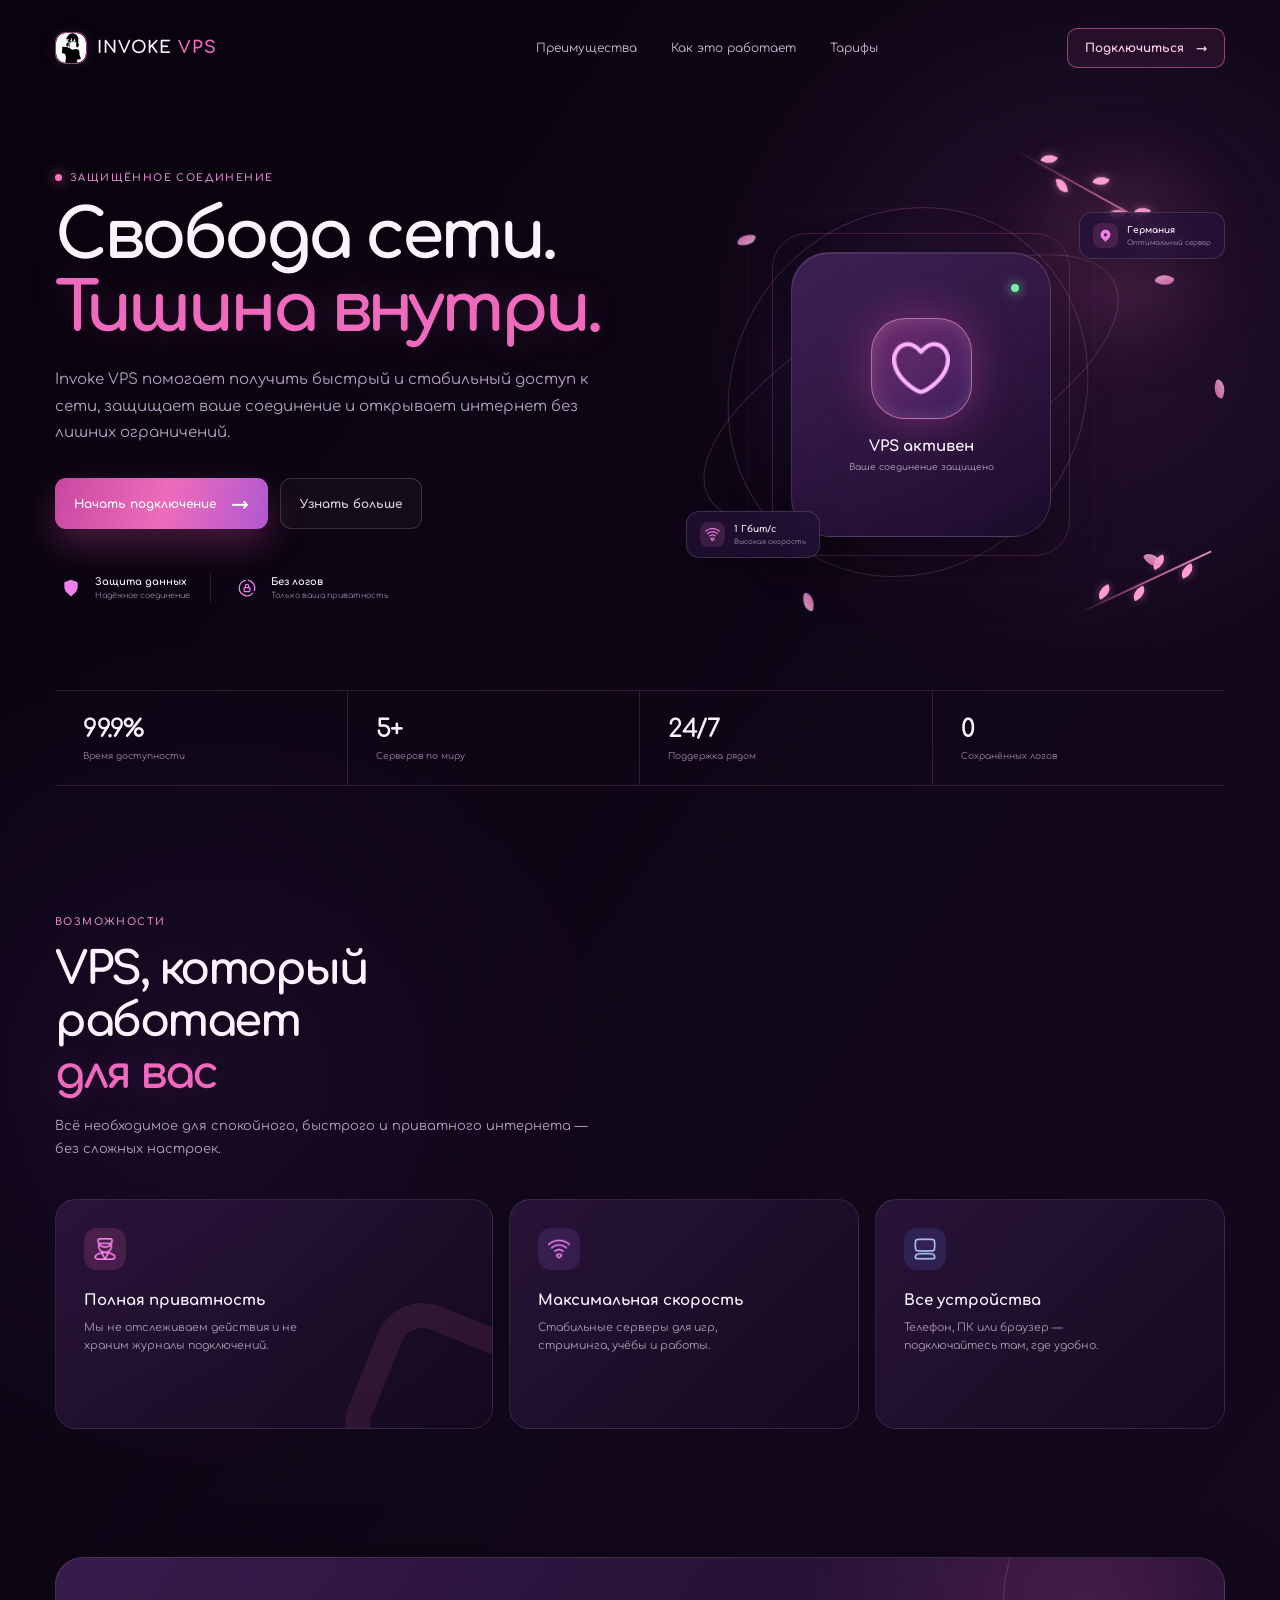
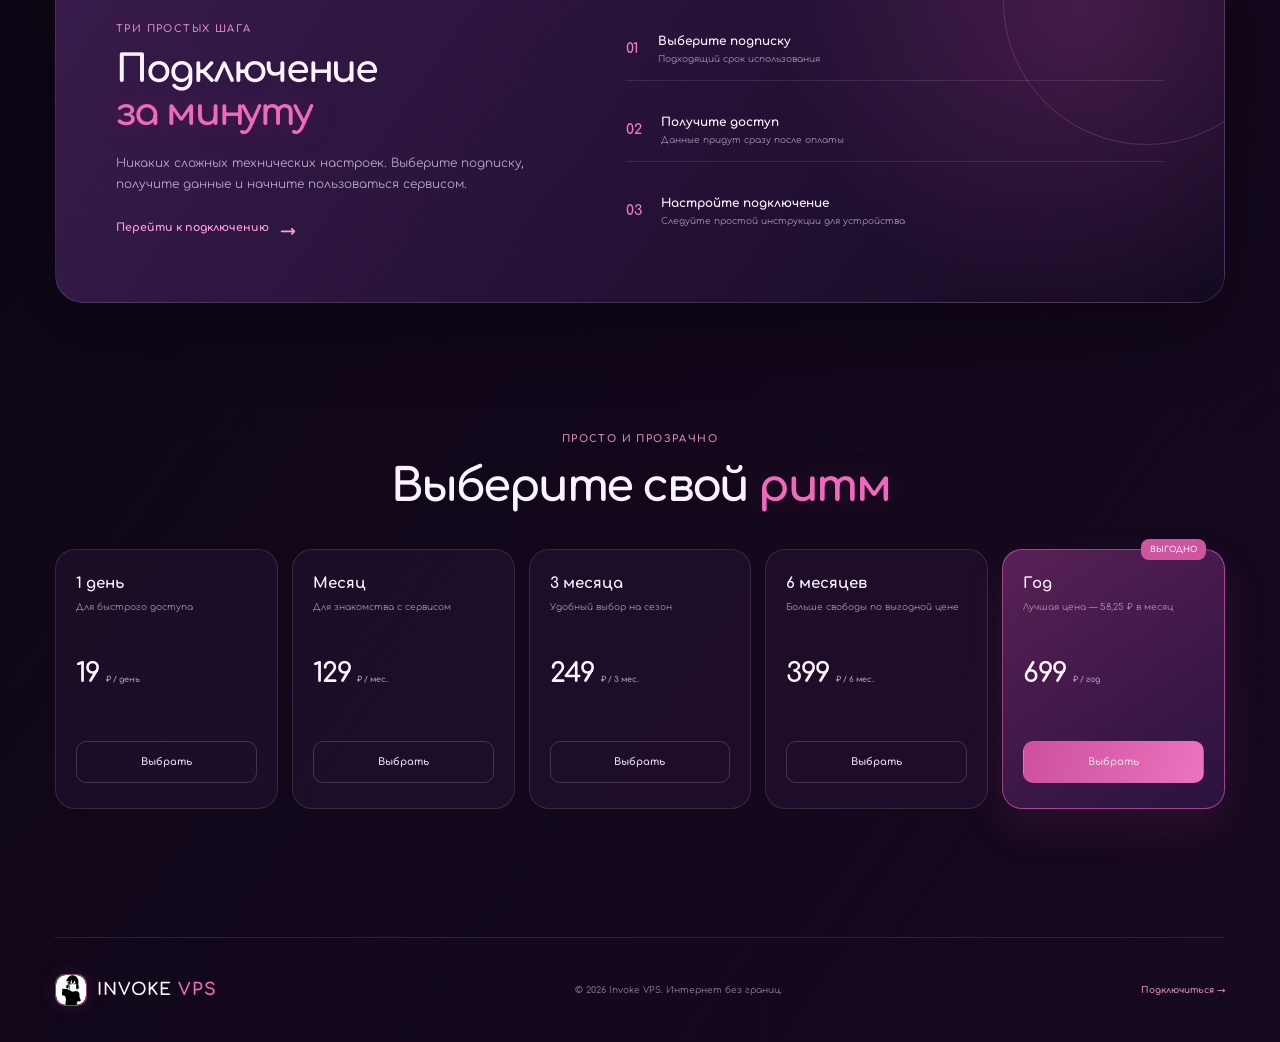
<file: index.html>
<!DOCTYPE html>
<html lang="ru">
<head>
  <meta charset="UTF-8">
  <meta name="viewport" content="width=device-width, initial-scale=1.0">
  <meta name="theme-color" content="#12091f">
  <meta
    name="description"
    content="Invoke VPS — быстрый, приватный и безопасный сервис доступа к серверам."
  >
  <title>Invoke VPS</title>
  <link rel="icon" type="image/png" sizes="32x32" href="assets/png/logo-32.png">

  <link rel="preconnect" href="https://fonts.googleapis.com">
  <link rel="preconnect" href="https://fonts.gstatic.com" crossorigin>
  <link
    href="https://fonts.googleapis.com/css2?family=Comfortaa:wght@400;500;600;700&display=swap"
    rel="stylesheet"
  >

  <link rel="stylesheet" href="css/style.css">
  <script src="js/app.js" defer></script>
</head>

<body>
  <div class="page-loader" id="pageLoader" aria-label="Загрузка сайта">
    <div class="loader-glow glow-one"></div>
    <div class="loader-glow glow-two"></div>

    <div class="loader-content">
      <div class="loader-mark">
        <span class="loader-ring"></span>

        <span class="loader-logo-wrapper">
          <img
            class="site-logo loader-logo"
            src="assets/png/logo.jpg"
            alt="Invoke VPS"
          >
        </span>
      </div>

      <p class="loader-title">
        INVOKE <span>VPS</span>
      </p>

      <div class="loader-line">
        <span></span>
      </div>

      <p class="loader-text">
      </p>
    </div>

    <div class="loader-petal petal-a"></div>
    <div class="loader-petal petal-b"></div>
    <div class="loader-petal petal-c"></div>
  </div>

  <div class="site-shell">
    <header class="header container">
      <a class="brand" href="index.html" aria-label="Invoke VPS — главная">
        <span class="brand-icon">
          <img
            class="site-logo"
            src="assets/png/logo.jpg"
            alt=""
          >
        </span>

        <span>
          INVOKE <b>VPS</b>
        </span>
      </a>

      <nav class="nav" aria-label="Основная навигация">
        <a href="#advantages">Преимущества</a>
        <a href="#how-it-works">Как это работает</a>
        <a href="#plans">Тарифы</a>
      </nav>

      <a class="header-action" href="connection/index.html">
        Подключиться
        <span aria-hidden="true">→</span>
      </a>
    </header>

    <main>
      <section class="hero container">
        <div class="hero-copy">
          <div class="eyebrow">
            <span class="eyebrow-dot"></span>
            ЗАЩИЩЁННОЕ СОЕДИНЕНИЕ
          </div>

          <h1>
            Свобода сети.<br>
            <span>Тишина внутри.</span>
          </h1>

          <p class="hero-description">
            Invoke VPS помогает получить быстрый и стабильный доступ к сети,
            защищает ваше соединение и открывает интернет без лишних ограничений.
          </p>

          <div class="hero-actions">
            <a class="button button-primary" href="connection/index.html">
              Начать подключение
              <span class="button-arrow" aria-hidden="true">→</span>
            </a>

            <a class="button button-ghost" href="#advantages">
              Узнать больше
            </a>
          </div>

          <div class="trust-row">
            <div class="trust-item">
              <span class="trust-icon">
                <img
                  src="assets/icons/shield.svg"
                  alt=""
                  aria-hidden="true"
                >
              </span>

              <span>
                <b>Защита данных</b>
                <small>Надёжное соединение</small>
              </span>
            </div>

            <div class="trust-divider"></div>

            <div class="trust-item">
              <span class="trust-icon">
                <img
                  src="assets/icons/privacy.svg"
                  alt=""
                  aria-hidden="true"
                >
              </span>

              <span>
                <b>Без логов</b>
                <small>Только ваша приватность</small>
              </span>
            </div>
          </div>
        </div>

        <div class="hero-visual" aria-hidden="true">
          <div class="ambient-orb orb-large"></div>
          <div class="ambient-orb orb-small"></div>

          <div class="orbit orbit-one"></div>
          <div class="orbit orbit-two"></div>

          <div class="sakura-branch branch-one">
            <i></i>
            <i></i>
            <i></i>
            <i></i>
            <i></i>
            <i></i>
          </div>

          <div class="sakura-branch branch-two">
            <i></i>
            <i></i>
            <i></i>
            <i></i>
          </div>

          <div class="shield-card">
            <div class="shield-pulse pulse-one"></div>
            <div class="shield-pulse pulse-two"></div>

            <div class="central-shield">
              <img
                src="assets/icons/online.png"
                alt=""
              >
            </div>

            <span class="status-dot"></span>

            <p>VPS активен</p>
            <small>Ваше соединение защищено</small>
          </div>

          <div class="floating-card location-card">
            <span class="mini-icon">
              <img
                src="assets/icons/location.svg"
                alt=""
              >
            </span>

            <span>
              <b>Германия</b>
              <small>Оптимальный сервер</small>
            </span>
          </div>

          <div class="floating-card speed-card">
            <span class="mini-icon">
              <img
                src="assets/icons/speed.png"
                alt=""
              >
            </span>

            <span>
              <b>1 Гбит/с</b>
              <small>Высокая скорость</small>
            </span>
          </div>

          <div class="petal petal-1"></div>
          <div class="petal petal-2"></div>
          <div class="petal petal-3"></div>
          <div class="petal petal-4"></div>
          <div class="petal petal-5"></div>
        </div>
      </section>

      <section class="metrics container" aria-label="Статистика Invoke VPS">
        <div class="metric">
          <strong>99.9%</strong>
          <span>Время доступности</span>
        </div>

        <div class="metric">
          <strong>5+</strong>
          <span>Серверов по миру</span>
        </div>

        <div class="metric">
          <strong>24/7</strong>
          <span>Поддержка рядом</span>
        </div>

        <div class="metric">
          <strong>0</strong>
          <span>Сохранённых логов</span>
        </div>
      </section>

      <section class="advantages container" id="advantages">
        <div class="section-heading">
          <span class="section-label">ВОЗМОЖНОСТИ</span>

          <h2>
            VPS, который работает<br>
            <span>для вас</span>
          </h2>

          <p>
            Всё необходимое для спокойного, быстрого и приватного интернета —
            без сложных настроек.
          </p>
        </div>

        <div class="feature-grid">
          <article class="feature-card feature-card-wide">
            <span class="feature-icon icon-pink">
              <img
                src="assets/icons/security.png"
                alt=""
              >
            </span>

            <h3>Полная приватность</h3>

            <p>
              Мы не отслеживаем действия и не храним журналы подключений.
            </p>

            <span class="card-art card-art-shield"></span>
          </article>

          <article class="feature-card">
            <span class="feature-icon icon-purple">
              <img
                src="assets/icons/speed.png"
                alt=""
              >
            </span>

            <h3>Максимальная скорость</h3>

            <p>
              Стабильные серверы для игр, стриминга, учёбы и работы.
            </p>
          </article>

          <article class="feature-card">
            <span class="feature-icon icon-blue">
              <img
                src="assets/icons/devices.png"
                alt=""
              >
            </span>

            <h3>Все устройства</h3>

            <p>
              Телефон, ПК или браузер — подключайтесь там, где удобно.
            </p>
          </article>
        </div>
      </section>

      <section class="how-it-works container" id="how-it-works">
        <div class="how-panel">
          <div class="how-copy">
            <span class="section-label">ТРИ ПРОСТЫХ ШАГА</span>

            <h2>
              Подключение<br>
              <span>за минуту</span>
            </h2>

            <p>
              Никаких сложных технических настроек. Выберите подписку,
              получите данные и начните пользоваться сервисом.
            </p>

            <a class="text-link" href="connection/index.html">
              Перейти к подключению
              <span>→</span>
            </a>
          </div>

          <ol class="steps">
            <li>
              <span class="step-number">01</span>

              <span>
                <b>Выберите подписку</b>
                <small>Подходящий срок использования</small>
              </span>
            </li>

            <li>
              <span class="step-number">02</span>

              <span>
                <b>Получите доступ</b>
                <small>Данные придут сразу после оплаты</small>
              </span>
            </li>

            <li>
              <span class="step-number">03</span>

              <span>
                <b>Настройте подключение</b>
                <small>Следуйте простой инструкции для устройства</small>
              </span>
            </li>
          </ol>
        </div>
      </section>

      <section class="plans container" id="plans">
        <div class="section-heading centered">
          <span class="section-label">ПРОСТО И ПРОЗРАЧНО</span>

          <h2>
            Выберите свой <span>ритм</span>
          </h2>
        </div>

        <div class="plan-grid">
          <article class="plan-card">
            <h3>1 день</h3>

            <p class="plan-note">
              Для быстрого доступа
            </p>

            <div class="price">
              19 <span>₽ / день</span>
            </div>

            <a href="connection/index.html?plan=day" class="plan-button">
              Выбрать
            </a>
          </article>

          <article class="plan-card">
            <h3>Месяц</h3>

            <p class="plan-note">
              Для знакомства с сервисом
            </p>

            <div class="price">
              129 <span>₽ / мес.</span>
            </div>

            <a href="connection/index.html?plan=month" class="plan-button">
              Выбрать
            </a>
          </article>

          <article class="plan-card">
            <h3>3 месяца</h3>

            <p class="plan-note">
              Удобный выбор на сезон
            </p>

            <div class="price">
              249 <span>₽ / 3 мес.</span>
            </div>

            <a href="connection/index.html?plan=three-months" class="plan-button">
              Выбрать
            </a>
          </article>

          <article class="plan-card">
            <h3>6 месяцев</h3>

            <p class="plan-note">
              Больше свободы по выгодной цене
            </p>

            <div class="price">
              399 <span>₽ / 6 мес.</span>
            </div>

            <a href="connection/index.html?plan=six-months" class="plan-button">
              Выбрать
            </a>
          </article>

          <article class="plan-card featured">
            <span class="plan-badge">ВЫГОДНО</span>

            <h3>Год</h3>

            <p class="plan-note">
              Лучшая цена — 58,25 ₽ в месяц
            </p>

            <div class="price">
              699 <span>₽ / год</span>
            </div>

            <a href="connection/index.html?plan=year" class="plan-button">
              Выбрать
            </a>
          </article>
        </div>
      </section>
    </main>

    <footer class="footer container">
      <a class="brand" href="index.html" aria-label="Invoke VPS — главная">
        <span class="brand-icon">
          <img
            class="site-logo"
            src="assets/png/logo.jpg"
            alt=""
          >
        </span>

        <span>
          INVOKE <b>VPS</b>
        </span>
      </a>

      <p>
        © 2026 Invoke VPS. Интернет без границ.
      </p>

      <a href="connection/index.html">
        Подключиться →
      </a>
    </footer>
  </div>
</body>
</html>
</file>
<file: css/style.css>
:root {
  --bg: #100718;
  --bg-deep: #08030e;
  --surface: rgba(36, 17, 54, 0.72);
  --surface-light: rgba(66, 35, 88, 0.42);
  --text: #fbf4ff;
  --muted: #afa0bd;
  --pink: #ef69bc;
  --pink-bright: #ff88d0;
  --violet: #9d68e6;
  --line: rgba(255, 221, 251, 0.12);
  --shadow: 0 24px 70px rgba(0, 0, 0, 0.38);
}

* {
  box-sizing: border-box;
}

html {
  scroll-behavior: smooth;
}

body {
  min-width: 320px;
  margin: 0;
  overflow-x: hidden;
  color: var(--text);
  font-family: "Comfortaa", sans-serif;
  background:
    radial-gradient(circle at 84% 12%, rgba(143, 58, 147, 0.2), transparent 24rem),
    radial-gradient(circle at 14% 40%, rgba(100, 46, 155, 0.13), transparent 26rem),
    linear-gradient(125deg, var(--bg-deep), var(--bg) 48%, #160920);
}

a {
  color: inherit;
  text-decoration: none;
}

button,
input,
select {
  font: inherit;
}

img {
  display: block;
  max-width: 100%;
}

.site-shell {
  position: relative;
  overflow: hidden;
}

.container {
  width: min(1170px, calc(100% - 48px));
  margin: 0 auto;
}

.site-logo {
  width: 100%;
  height: 100%;
  border-radius: inherit;
  object-fit: cover;
}

.page-loader {
  position: fixed;
  inset: 0;
  z-index: 1000;
  display: grid;
  place-items: center;
  overflow: hidden;
  background: radial-gradient(circle at center, #2a123b 0%, #12071e 42%, #07020c 100%);
  transition: opacity 0.7s ease, visibility 0.7s ease;
}

.page-loader.is-hidden {
  visibility: hidden;
  pointer-events: none;
  opacity: 0;
}

.loader-content {
  position: relative;
  z-index: 2;
  display: flex;
  flex-direction: column;
  align-items: center;
}

.loader-mark {
  position: relative;
  display: grid;
  width: 105px;
  height: 105px;
  place-items: center;
}

.loader-ring {
  width: 100%;
  height: 100%;
  border: 2px solid rgba(244, 130, 202, 0.2);
  border-top-color: var(--pink);
  border-right-color: #ad72f1;
  border-radius: 50%;
  animation: spin 1.2s linear infinite;
}

.loader-logo-wrapper {
  position: absolute;
  display: grid;
  width: 58px;
  height: 58px;
  overflow: hidden;
  border-radius: 20px;
  background: linear-gradient(135deg, rgba(246, 94, 186, 0.45), rgba(120, 72, 210, 0.42));
  box-shadow: 0 0 38px rgba(235, 98, 191, 0.55);
  place-items: center;
}

.loader-logo {
  width: 100%;
  height: 100%;
  border-radius: 20px;
  object-fit: cover;
}

.loader-title {
  margin: 25px 0 16px;
  font-size: 18px;
  font-weight: 700;
  letter-spacing: 0.18em;
}

.loader-title span {
  color: var(--pink);
}

.loader-line {
  width: 210px;
  height: 3px;
  overflow: hidden;
  border-radius: 6px;
  background: rgba(255, 255, 255, 0.1);
}

.loader-line span {
  display: block;
  width: 45%;
  height: 100%;
  border-radius: inherit;
  background: linear-gradient(90deg, #b467ee, #ff85ce);
  animation: loading 1.25s ease-in-out infinite;
}

.loader-text {
  margin: 14px 0 0;
  color: #c8b4d1;
  font-size: 11px;
  letter-spacing: 0.07em;
}

.loader-glow {
  position: absolute;
  width: 35vw;
  aspect-ratio: 1;
  border-radius: 50%;
  filter: blur(60px);
  opacity: 0.28;
}

.glow-one {
  top: -12%;
  left: -8%;
  background: #ad53d3;
}

.glow-two {
  right: -10%;
  bottom: -18%;
  background: #fa70bd;
}

.loader-petal,
.petal {
  position: absolute;
  width: 17px;
  height: 12px;
  border-radius: 90% 15% 90% 15%;
  background: linear-gradient(135deg, #ffd0ec, #ed63b7);
  opacity: 0.7;
}

.petal-a {
  top: 18%;
  left: 18%;
  animation: float 4s infinite alternate;
}

.petal-b {
  top: 28%;
  right: 17%;
  transform: rotate(72deg);
  animation: float 5s 1s infinite alternate;
}

.petal-c {
  bottom: 18%;
  left: 31%;
  transform: rotate(145deg);
  animation: float 4.5s 0.4s infinite alternate;
}

.header {
  position: relative;
  z-index: 10;
  display: flex;
  height: 95px;
  align-items: center;
  justify-content: space-between;
}

.brand {
  display: inline-flex;
  align-items: center;
  gap: 10px;
  font-size: 17px;
  font-weight: 700;
  letter-spacing: 0.05em;
}

.brand b {
  color: var(--pink);
  font-weight: 700;
}

.brand-icon {
  display: grid;
  width: 32px;
  height: 32px;
  overflow: hidden;
  border: 1px solid rgba(247, 131, 206, 0.5);
  border-radius: 10px;
  background: rgba(244, 102, 188, 0.08);
  box-shadow: 0 0 18px rgba(239, 105, 188, 0.12);
  place-items: center;
}

.nav {
  display: flex;
  gap: 34px;
  align-items: center;
  margin-left: 130px;
}

.nav a {
  color: #c7b8cf;
  font-size: 12px;
  transition: color 0.2s ease;
}

.nav a:hover {
  color: #ffffff;
}

.header-action {
  display: inline-flex;
  gap: 12px;
  align-items: center;
  padding: 12px 17px;
  border: 1px solid rgba(239, 105, 188, 0.55);
  border-radius: 10px;
  color: #ffd3ec;
  background: rgba(239, 105, 188, 0.08);
  font-size: 12px;
  font-weight: 700;
  transition: 0.25s ease;
}

.header-action:hover {
  transform: translateY(-2px);
  box-shadow: 0 9px 25px rgba(239, 105, 188, 0.18);
}

.hero {
  display: grid;
  min-height: 595px;
  grid-template-columns: 1fr 0.93fr;
  gap: 40px;
  align-items: center;
  padding: 52px 0 62px;
}

.eyebrow,
.section-label {
  color: #d985c0;
  font-size: 10px;
  font-weight: 700;
  letter-spacing: 0.14em;
}

.eyebrow {
  display: flex;
  gap: 8px;
  align-items: center;
}

.eyebrow-dot {
  width: 7px;
  height: 7px;
  border-radius: 50%;
  background: #ff72c0;
  box-shadow: 0 0 13px #ff72c0;
}

h1,
h2,
h3,
p {
  margin-top: 0;
}

h1 {
  margin: 17px 0 21px;
  font-size: clamp(40px, 5.3vw, 68px);
  line-height: 1.08;
  letter-spacing: -0.06em;
}

h1 span,
h2 span {
  color: var(--pink);
  text-shadow: 0 0 35px rgba(239, 105, 188, 0.22);
}

.hero-description {
  max-width: 535px;
  color: var(--muted);
  font-size: 15px;
  line-height: 1.75;
}

.hero-actions {
  display: flex;
  flex-wrap: wrap;
  gap: 12px;
  margin-top: 32px;
}

.button {
  display: inline-flex;
  min-height: 51px;
  gap: 15px;
  align-items: center;
  justify-content: center;
  padding: 0 19px;
  border-radius: 11px;
  font-size: 12px;
  font-weight: 700;
  transition: transform 0.25s ease, box-shadow 0.25s ease, background 0.25s ease;
}

.button:hover {
  transform: translateY(-3px);
}

.button-primary {
  color: #ffffff;
  background: linear-gradient(105deg, #c848a1, #ed6cbb 52%, #b158d2);
  box-shadow: 0 15px 35px rgba(233, 82, 176, 0.28);
}

.button-primary:hover {
  box-shadow: 0 18px 40px rgba(233, 82, 176, 0.42);
}

.button-arrow {
  font-size: 19px;
  line-height: 0;
}

.button-ghost {
  border: 1px solid rgba(255, 255, 255, 0.15);
  color: #dbd0e2;
  background: rgba(255, 255, 255, 0.03);
}

.button-ghost:hover {
  background: rgba(255, 255, 255, 0.08);
}

.trust-row {
  display: flex;
  gap: 20px;
  align-items: center;
  margin-top: 43px;
}

.trust-item {
  display: flex;
  gap: 9px;
  align-items: center;
}

.trust-icon {
  display: grid;
  width: 31px;
  height: 31px;
  place-items: center;
}

.trust-icon img {
  width: 20px;
  height: 20px;
  object-fit: contain;
  filter: brightness(0) saturate(100%) invert(65%) sepia(18%) saturate(1656%) hue-rotate(245deg) brightness(97%) contrast(94%);
}

.trust-item b,
.trust-item small {
  display: block;
}

.trust-item b {
  font-size: 10px;
}

.trust-item small {
  margin-top: 4px;
  color: #8f809c;
  font-size: 8px;
}

.trust-divider {
  width: 1px;
  height: 29px;
  background: var(--line);
}

.hero-visual {
  position: relative;
  min-height: 480px;
  isolation: isolate;
}

.ambient-orb {
  position: absolute;
  border-radius: 50%;
  filter: blur(2px);
}

.orb-large {
  top: 55px;
  left: 55px;
  width: 365px;
  height: 365px;
  background: radial-gradient(circle, rgba(199, 77, 178, 0.24), rgba(119, 62, 179, 0.08) 46%, transparent 70%);
}

.orb-small {
  top: 22px;
  right: 20px;
  width: 160px;
  height: 160px;
  background: rgba(229, 106, 190, 0.15);
  filter: blur(34px);
}

.orbit {
  position: absolute;
  border: 1px solid rgba(245, 148, 214, 0.2);
  border-radius: 50%;
  transform: rotate(-28deg);
}

.orbit-one {
  top: 150px;
  left: 1px;
  width: 460px;
  height: 182px;
}

.orbit-two {
  top: 54px;
  left: 53px;
  width: 350px;
  height: 380px;
  transform: rotate(36deg);
}

.shield-card {
  position: absolute;
  z-index: 2;
  top: 104px;
  left: 111px;
  display: flex;
  width: 260px;
  height: 285px;
  flex-direction: column;
  align-items: center;
  justify-content: center;
  border: 1px solid rgba(255, 230, 253, 0.15);
  border-radius: 38px;
  background: linear-gradient(145deg, rgba(73, 38, 98, 0.78), rgba(28, 12, 43, 0.88));
  box-shadow: 0 25px 60px rgba(0, 0, 0, 0.32), inset 0 1px rgba(255, 255, 255, 0.1);
  backdrop-filter: blur(13px);
}

.central-shield {
  position: relative;
  z-index: 2;
  display: grid;
  width: 101px;
  height: 101px;
  overflow: hidden;
  border: 1px solid rgba(255, 154, 216, 0.6);
  border-radius: 34px;
  background: linear-gradient(145deg, rgba(224, 84, 180, 0.32), rgba(102, 59, 181, 0.22));
  box-shadow: 0 0 44px rgba(230, 78, 181, 0.34), inset 0 0 18px rgba(255, 202, 236, 0.18);
  place-items: center;
}

.central-shield img {
  width: 58px;
  height: 58px;
  object-fit: contain;
  filter: brightness(0) saturate(100%) invert(85%) sepia(23%) saturate(1166%) hue-rotate(274deg) brightness(108%) contrast(101%);
}

.shield-card p {
  position: relative;
  z-index: 2;
  margin: 19px 0 7px;
  font-size: 15px;
  font-weight: 700;
}

.shield-card small {
  position: relative;
  z-index: 2;
  color: #b3a0bd;
  font-size: 9px;
}

.status-dot {
  position: absolute;
  top: 31px;
  right: 31px;
  width: 8px;
  height: 8px;
  border-radius: 50%;
  background: #74efaa;
  box-shadow: 0 0 11px #74efaa;
}

.shield-pulse {
  position: absolute;
  border: 1px solid rgba(235, 106, 197, 0.2);
  border-radius: 35px;
}

.pulse-one {
  inset: -20px;
  animation: pulse 3s ease-out infinite;
}

.pulse-two {
  inset: -45px;
  opacity: 0.2;
  animation: pulse 3s 1.1s ease-out infinite;
}

.floating-card {
  position: absolute;
  z-index: 3;
  display: flex;
  gap: 9px;
  align-items: center;
  padding: 10px 13px;
  border: 1px solid rgba(255, 255, 255, 0.14);
  border-radius: 13px;
  background: rgba(35, 17, 54, 0.78);
  box-shadow: 0 12px 30px rgba(0, 0, 0, 0.25);
  backdrop-filter: blur(10px);
}

.floating-card b,
.floating-card small {
  display: block;
}

.floating-card b {
  font-size: 9px;
}

.floating-card small {
  margin-top: 4px;
  color: #9e8fab;
  font-size: 7px;
}

.mini-icon {
  display: grid;
  width: 25px;
  height: 25px;
  border-radius: 8px;
  background: rgba(240, 113, 193, 0.15);
  place-items: center;
}

.mini-icon img {
  width: 15px;
  height: 15px;
  object-fit: contain;
  filter: brightness(0) saturate(100%) invert(72%) sepia(26%) saturate(1555%) hue-rotate(276deg) brightness(103%) contrast(89%);
}

.location-card {
  top: 64px;
  right: 0;
}

.speed-card {
  bottom: 70px;
  left: 6px;
}

.sakura-branch {
  position: absolute;
  z-index: 3;
  height: 2px;
  border-radius: 5px;
  background: linear-gradient(90deg, transparent, #a85584, #e18db5);
  transform-origin: left center;
}

.branch-one {
  top: 2px;
  right: 18px;
  width: 190px;
  transform: rotate(29deg);
}

.branch-two {
  right: 0;
  bottom: 13px;
  width: 148px;
  transform: rotate(-25deg);
}

.sakura-branch i {
  position: absolute;
  width: 14px;
  height: 11px;
  border-radius: 100% 10% 100% 10%;
  background: #ff9ed1;
  box-shadow: 0 0 9px rgba(255, 140, 203, 0.5);
}

.branch-one i:nth-child(1) {
  top: -13px;
  left: 25px;
}

.branch-one i:nth-child(2) {
  top: 4px;
  left: 49px;
  transform: rotate(55deg);
}

.branch-one i:nth-child(3) {
  top: -19px;
  left: 81px;
}

.branch-one i:nth-child(4) {
  top: 2px;
  left: 111px;
}

.branch-one i:nth-child(5) {
  top: -12px;
  left: 132px;
}

.branch-one i:nth-child(6) {
  top: 3px;
  left: 158px;
}

.branch-two i:nth-child(1) {
  top: -13px;
  left: 27px;
}

.branch-two i:nth-child(2) {
  top: 3px;
  left: 58px;
}

.branch-two i:nth-child(3) {
  top: -17px;
  left: 89px;
}

.branch-two i:nth-child(4) {
  top: 3px;
  left: 111px;
}

.petal {
  z-index: 4;
  opacity: 0.8;
}

.petal-1 {
  top: 126px;
  right: 52px;
  transform: rotate(28deg);
  animation: float 4s infinite alternate;
}

.petal-2 {
  top: 235px;
  right: -3px;
  transform: rotate(110deg);
  animation: float 3s 0.4s infinite alternate;
}

.petal-3 {
  top: 86px;
  left: 58px;
  transform: rotate(190deg);
  animation: float 4.4s 0.8s infinite alternate;
}

.petal-4 {
  bottom: 20px;
  left: 120px;
  transform: rotate(280deg);
  animation: float 3.8s 0.3s infinite alternate;
}

.petal-5 {
  right: 64px;
  bottom: 62px;
  transform: rotate(55deg);
  animation: float 4.7s 1s infinite alternate;
}

.metrics {
  display: grid;
  grid-template-columns: repeat(4, 1fr);
  margin-bottom: 125px;
  border-top: 1px solid var(--line);
  border-bottom: 1px solid var(--line);
}

.metric {
  padding: 24px 28px;
  border-right: 1px solid var(--line);
}

.metric:last-child {
  border-right: 0;
}

.metric strong,
.metric span {
  display: block;
}

.metric strong {
  font-size: 25px;
  letter-spacing: -0.06em;
}

.metric span {
  margin-top: 8px;
  color: #94849f;
  font-size: 9px;
}

.advantages,
.plans {
  padding-bottom: 128px;
}

.section-heading {
  max-width: 550px;
}

.section-heading h2 {
  margin: 15px 0 16px;
  font-size: clamp(31px, 4vw, 45px);
  line-height: 1.15;
  letter-spacing: -0.055em;
}

.section-heading p {
  color: var(--muted);
  font-size: 13px;
  line-height: 1.75;
}

.feature-grid {
  display: grid;
  grid-template-columns: 1.25fr 1fr 1fr;
  gap: 16px;
  margin-top: 38px;
}

.feature-card {
  position: relative;
  min-height: 230px;
  overflow: hidden;
  padding: 28px;
  border: 1px solid rgba(255, 255, 255, 0.1);
  border-radius: 21px;
  background: linear-gradient(135deg, rgba(60, 30, 80, 0.56), rgba(23, 11, 36, 0.62));
  transition: transform 0.25s ease, border-color 0.25s ease;
}

.feature-card:hover {
  transform: translateY(-6px);
  border-color: rgba(238, 105, 188, 0.45);
}

.feature-card h3 {
  margin: 22px 0 10px;
  font-size: 15px;
}

.feature-card p {
  max-width: 245px;
  color: #a795b1;
  font-size: 11px;
  line-height: 1.65;
}

.feature-icon {
  display: grid;
  width: 42px;
  height: 42px;
  border-radius: 13px;
  place-items: center;
}

.feature-icon img {
  width: 22px;
  height: 22px;
  object-fit: contain;
}

.icon-pink {
  background: rgba(244, 95, 185, 0.16);
}

.icon-pink img {
  filter: brightness(0) saturate(100%) invert(72%) sepia(24%) saturate(1668%) hue-rotate(278deg) brightness(106%) contrast(99%);
}

.icon-purple {
  background: rgba(152, 93, 220, 0.16);
}

.icon-purple img {
  filter: brightness(0) saturate(100%) invert(61%) sepia(47%) saturate(940%) hue-rotate(231deg) brightness(98%) contrast(92%);
}

.icon-blue {
  background: rgba(100, 114, 236, 0.16);
}

.icon-blue img {
  filter: brightness(0) saturate(100%) invert(74%) sepia(23%) saturate(1007%) hue-rotate(195deg) brightness(105%) contrast(101%);
}

.card-art-shield {
  position: absolute;
  right: -40px;
  bottom: -62px;
  width: 175px;
  height: 175px;
  border: 25px solid rgba(239, 105, 188, 0.1);
  border-radius: 48px;
  transform: rotate(22deg);
}

.how-panel {
  position: relative;
  display: grid;
  overflow: hidden;
  grid-template-columns: 0.9fr 1.1fr;
  gap: 70px;
  padding: 60px;
  border: 1px solid rgba(255, 255, 255, 0.12);
  border-radius: 28px;
  background:
    radial-gradient(circle at 88% 15%, rgba(206, 77, 173, 0.22), transparent 19rem),
    linear-gradient(125deg, rgba(66, 32, 89, 0.82), rgba(21, 10, 35, 0.85));
  box-shadow: var(--shadow);
}

.how-panel::after {
  position: absolute;
  top: -100px;
  right: -66px;
  width: 285px;
  height: 285px;
  border: 1px solid rgba(250, 153, 213, 0.2);
  border-radius: 50%;
  content: "";
}

.how-copy {
  position: relative;
  z-index: 1;
}

.how-copy h2 {
  margin: 13px 0 17px;
  font-size: 38px;
  line-height: 1.15;
  letter-spacing: -0.06em;
}

.how-copy p {
  color: #b6a6c1;
  font-size: 12px;
  line-height: 1.7;
}

.text-link {
  display: inline-flex;
  gap: 11px;
  margin-top: 15px;
  color: #ff9dd8;
  font-size: 11px;
  font-weight: 700;
}

.text-link span {
  font-size: 17px;
}

.steps {
  position: relative;
  z-index: 1;
  display: grid;
  gap: 18px;
  padding: 0;
  margin: 0;
  list-style: none;
}

.steps li {
  display: flex;
  gap: 19px;
  align-items: center;
  padding: 16px 0;
  border-bottom: 1px solid rgba(255, 255, 255, 0.1);
}

.steps li:last-child {
  border-bottom: 0;
}

.step-number {
  color: #ee7bc1;
  font-size: 14px;
  font-weight: 700;
}

.steps b,
.steps small {
  display: block;
}

.steps b {
  font-size: 12px;
}

.steps small {
  margin-top: 6px;
  color: #a392af;
  font-size: 9px;
}

.plans {
  padding-top: 125px;
}

.centered {
  margin: 0 auto;
  text-align: center;
}

.plan-grid {
  display: grid;
  grid-template-columns: repeat(5, 1fr);
  gap: 14px;
  margin-top: 36px;
  align-items: stretch;
}

.plan-card {
  position: relative;
  display: flex;
  min-width: 0;
  min-height: 260px;
  flex-direction: column;
  padding: 25px 20px;
  border: 1px solid rgba(255, 255, 255, 0.11);
  border-radius: 20px;
  background: rgba(44, 22, 61, 0.42);
  transition: transform 0.25s ease, border-color 0.25s ease, box-shadow 0.25s ease;
}

.plan-card:hover {
  transform: translateY(-6px);
  border-color: rgba(239, 105, 188, 0.44);
  box-shadow: 0 17px 35px rgba(0, 0, 0, 0.2);
}

.plan-card.featured {
  border-color: rgba(241, 108, 190, 0.55);
  background: linear-gradient(145deg, rgba(140, 50, 128, 0.58), rgba(50, 23, 72, 0.73));
  box-shadow: 0 18px 43px rgba(226, 78, 175, 0.12);
}

.plan-card.featured:hover {
  box-shadow: 0 23px 50px rgba(226, 78, 175, 0.2);
}

.plan-badge {
  position: absolute;
  top: -11px;
  right: 18px;
  padding: 6px 9px;
  border-radius: 8px;
  color: #fff2fb;
  background: #cf559f;
  font-size: 8px;
  font-weight: 700;
}

.plan-card h3 {
  margin-bottom: 9px;
  font-size: 15px;
}

.plan-note {
  min-height: 32px;
  margin-bottom: 0;
  color: #a493ad;
  font-size: 9px;
  line-height: 1.55;
}

.price {
  margin: 25px 0;
  font-size: 27px;
  font-weight: 700;
  letter-spacing: -0.06em;
  white-space: nowrap;
}

.price span {
  color: #ad9bb6;
  font-size: 8px;
  letter-spacing: 0;
}

.plan-button {
  display: flex;
  min-height: 42px;
  align-items: center;
  justify-content: center;
  margin-top: auto;
  border: 1px solid rgba(255, 255, 255, 0.17);
  border-radius: 10px;
  color: #e7dbe9;
  font-size: 10px;
  font-weight: 700;
  transition: 0.25s ease;
}

.featured .plan-button {
  border-color: transparent;
  background: linear-gradient(105deg, #cc509e, #ec73bd);
}

.plan-button:hover {
  transform: translateY(-2px);
  background: rgba(255, 255, 255, 0.1);
}

.featured .plan-button:hover {
  background: linear-gradient(105deg, #dc5baa, #fa82ca);
}

.footer {
  display: flex;
  min-height: 105px;
  gap: 20px;
  align-items: center;
  justify-content: space-between;
  border-top: 1px solid var(--line);
}

.footer p,
.footer > a:last-child {
  margin: 0;
  color: #908098;
  font-size: 9px;
}

.footer > a:last-child {
  color: #d887bd;
  font-weight: 700;
}

@keyframes spin {
  to {
    transform: rotate(360deg);
  }
}

@keyframes loading {
  from {
    transform: translateX(-120%);
  }

  to {
    transform: translateX(320%);
  }
}

@keyframes pulse {
  0% {
    transform: scale(0.82);
    opacity: 0.8;
  }

  100% {
    transform: scale(1.16);
    opacity: 0;
  }
}

@keyframes float {
  to {
    translate: 0 -13px;
    rotate: 14deg;
  }
}

@media (max-width: 1120px) {
  .plan-grid {
    grid-template-columns: repeat(3, 1fr);
  }
}

@media (max-width: 900px) {
  .nav {
    display: none;
  }

  .hero {
    grid-template-columns: 1fr;
    padding-top: 70px;
  }

  .hero-copy {
    text-align: center;
  }

  .eyebrow,
  .hero-actions,
  .trust-row {
    justify-content: center;
  }

  .hero-description {
    margin-right: auto;
    margin-left: auto;
  }

  .hero-visual {
    width: min(520px, 100%);
    margin: 0 auto;
  }

  .feature-grid {
    grid-template-columns: 1fr 1fr;
  }

  .feature-card-wide {
    grid-column: span 2;
  }

  .how-panel {
    gap: 32px;
    padding: 42px;
  }

  .metrics {
    margin-bottom: 85px;
  }

  .advantages,
  .plans {
    padding-bottom: 85px;
  }

  .plans {
    padding-top: 85px;
  }
}

@media (max-width: 720px) {
  .plan-grid {
    grid-template-columns: repeat(2, 1fr);
  }
}

@media (max-width: 620px) {
  .container {
    width: min(100% - 32px, 1170px);
  }

  .header {
    height: 76px;
  }

  .header-action {
    padding: 10px 12px;
    font-size: 10px;
  }

  .brand {
    font-size: 13px;
  }

  .brand-icon {
    width: 28px;
    height: 28px;
  }

  .hero {
    min-height: auto;
    padding: 60px 0 44px;
  }

  .hero-description {
    font-size: 12px;
  }

  .trust-row {
    gap: 10px;
  }

  .trust-item small {
    max-width: 90px;
  }

  .hero-visual {
    min-height: 387px;
    margin-bottom: -50px;
    transform: scale(0.83);
    transform-origin: top center;
  }

  .shield-card {
    left: 50%;
    transform: translateX(-50%);
  }

  .location-card {
    right: -11px;
  }

  .speed-card {
    left: -8px;
  }

  .metrics {
    grid-template-columns: 1fr 1fr;
    margin-bottom: 65px;
  }

  .metric {
    padding: 18px;
    border-bottom: 1px solid var(--line);
  }

  .metric:nth-child(2) {
    border-right: 0;
  }

  .metric:nth-child(3),
  .metric:nth-child(4) {
    border-bottom: 0;
  }

  .feature-grid,
  .plan-grid {
    grid-template-columns: 1fr;
  }

  .feature-card-wide {
    grid-column: auto;
  }

  .how-panel {
    grid-template-columns: 1fr;
    padding: 31px 25px;
  }

  .how-copy h2 {
    font-size: 32px;
  }

  .plans {
    padding-top: 65px;
  }

  .plan-card {
    min-height: 220px;
    padding: 26px;
  }

  .plan-note {
    min-height: auto;
  }

  .footer {
    flex-wrap: wrap;
    justify-content: center;
    padding: 25px 0;
    text-align: center;
  }

  .footer .brand {
    width: 100%;
    justify-content: center;
  }
}

@media (prefers-reduced-motion: reduce) {
  *,
  *::before,
  *::after {
    scroll-behavior: auto !important;
    animation-duration: 0.01ms !important;
    animation-iteration-count: 1 !important;
    transition-duration: 0.01ms !important;
  }
}

.documents-page {
  min-height: 100vh;
}

.documents-main {
  padding: 40px 0 110px;
}

.documents-hero {
  position: relative;
  overflow: hidden;
  padding: 58px 60px;
  border: 1px solid rgba(255, 255, 255, 0.12);
  border-radius: 28px;
  background:
    radial-gradient(circle at 87% 10%, rgba(231, 87, 181, 0.24), transparent 18rem),
    radial-gradient(circle at 7% 100%, rgba(116, 66, 179, 0.2), transparent 19rem),
    linear-gradient(135deg, rgba(63, 30, 87, 0.82), rgba(18, 8, 30, 0.9));
  box-shadow: var(--shadow);
}

.documents-hero::before {
  position: absolute;
  top: -100px;
  right: -100px;
  width: 310px;
  height: 310px;
  border: 1px solid rgba(255, 170, 220, 0.16);
  border-radius: 50%;
  content: "";
}

.documents-hero::after {
  position: absolute;
  right: 80px;
  bottom: -120px;
  width: 230px;
  height: 230px;
  border: 1px solid rgba(192, 121, 232, 0.17);
  border-radius: 50%;
  content: "";
}

.documents-hero-content {
  position: relative;
  z-index: 1;
  max-width: 760px;
}

.documents-back {
  display: inline-flex;
  gap: 9px;
  align-items: center;
  margin-bottom: 33px;
  color: #cfa9d6;
  font-size: 11px;
  font-weight: 700;
  transition: color 0.2s ease, transform 0.2s ease;
}

.documents-back:hover {
  color: #ffffff;
  transform: translateX(-3px);
}

.documents-back span {
  font-size: 17px;
  line-height: 0;
}

.documents-hero h1 {
  margin: 16px 0 17px;
  font-size: clamp(37px, 5vw, 60px);
}

.documents-hero-description {
  max-width: 640px;
  margin: 0;
  color: #bdaec7;
  font-size: 13px;
  line-height: 1.8;
}

.documents-meta {
  display: flex;
  flex-wrap: wrap;
  gap: 10px;
  margin-top: 29px;
}

.documents-meta-item {
  padding: 9px 12px;
  border: 1px solid rgba(255, 255, 255, 0.11);
  border-radius: 9px;
  color: #cab9d2;
  background: rgba(17, 7, 28, 0.25);
  font-size: 9px;
}

.documents-content {
  width: min(900px, 100%);
  margin: 32px auto 0;
}

.document-card {
  padding: 52px 60px;
  border: 1px solid rgba(255, 255, 255, 0.1);
  border-radius: 26px;
  background: linear-gradient(145deg, rgba(48, 24, 66, 0.62), rgba(17, 8, 27, 0.72));
  box-shadow: 0 20px 55px rgba(0, 0, 0, 0.2);
}

.document-intro {
  margin-bottom: 34px;
  padding-bottom: 30px;
  border-bottom: 1px solid var(--line);
  color: #c5b6cd;
  font-size: 13px;
  line-height: 1.85;
}

.document-section {
  padding: 27px 0;
  border-bottom: 1px solid var(--line);
}

.document-section:last-child {
  padding-bottom: 0;
  border-bottom: 0;
}

.document-section h2 {
  display: flex;
  gap: 12px;
  align-items: flex-start;
  margin: 0 0 19px;
  color: #fff8ff;
  font-size: clamp(18px, 2.5vw, 23px);
  line-height: 1.4;
  letter-spacing: -0.035em;
}

.document-section h2 span {
  display: inline-grid;
  min-width: 29px;
  height: 29px;
  color: #ff9dd8;
  border: 1px solid rgba(244, 123, 196, 0.28);
  border-radius: 9px;
  background: rgba(239, 105, 188, 0.1);
  font-size: 10px;
  place-items: center;
}

.document-section p {
  margin: 0 0 13px;
  color: #b9aabf;
  font-size: 12px;
  line-height: 1.85;
}

.document-section p:last-child {
  margin-bottom: 0;
}

.document-list {
  display: grid;
  gap: 11px;
  padding: 0;
  margin: 16px 0 13px;
  list-style: none;
}

.document-list li {
  position: relative;
  padding-left: 19px;
  color: #b9aabf;
  font-size: 12px;
  line-height: 1.75;
}

.document-list li::before {
  position: absolute;
  top: 9px;
  left: 0;
  width: 6px;
  height: 6px;
  border-radius: 50%;
  background: linear-gradient(135deg, #ff85cc, #a775ec);
  box-shadow: 0 0 10px rgba(244, 118, 198, 0.45);
  content: "";
}

.document-final {
  margin-top: 34px;
  padding: 22px 23px;
  border: 1px solid rgba(239, 105, 188, 0.23);
  border-radius: 16px;
  color: #f0d8e9;
  background: linear-gradient(110deg, rgba(232, 88, 178, 0.12), rgba(145, 88, 207, 0.1));
  font-size: 12px;
  font-weight: 700;
  line-height: 1.75;
}

.documents-navigation {
  display: grid;
  grid-template-columns: 1fr 1fr;
  gap: 15px;
  margin-top: 22px;
}

.documents-navigation a {
  display: flex;
  min-height: 78px;
  flex-direction: column;
  justify-content: center;
  padding: 16px 20px;
  border: 1px solid rgba(255, 255, 255, 0.1);
  border-radius: 16px;
  background: rgba(48, 24, 65, 0.38);
  transition: transform 0.25s ease, border-color 0.25s ease, background 0.25s ease;
}

.documents-navigation a:hover {
  border-color: rgba(239, 105, 188, 0.42);
  background: rgba(81, 37, 91, 0.45);
  transform: translateY(-4px);
}

.documents-navigation small {
  margin-bottom: 7px;
  color: #9a899f;
  font-size: 8px;
  letter-spacing: 0.07em;
}

.documents-navigation strong {
  color: #f0d8e9;
  font-size: 11px;
}

.documents-navigation span {
  margin-left: 7px;
  color: #ef69bc;
  font-size: 15px;
}

.documents-footer {
  margin-top: 25px;
}

@media (max-width: 720px) {
  .documents-main {
    padding: 25px 0 70px;
  }

  .documents-hero {
    padding: 37px 28px;
    border-radius: 22px;
  }

  .documents-back {
    margin-bottom: 25px;
  }

  .documents-hero-description {
    font-size: 11px;
  }

  .document-card {
    padding: 32px 25px;
    border-radius: 21px;
  }

  .document-intro,
  .document-section p,
  .document-list li,
  .document-final {
    font-size: 11px;
  }

  .documents-navigation {
    grid-template-columns: 1fr;
  }
}

@media (max-width: 420px) {
  .documents-hero {
    padding: 31px 21px;
  }

  .document-card {
    padding: 28px 20px;
  }

  .documents-meta {
    display: grid;
    grid-template-columns: 1fr;
  }
}

.connection-page {
  min-height: 100vh;
}

.connection-main {
  display: grid;
  flex: 1;
  place-items: center;
  padding: 38px 0 90px;
}

.connection-card-wide {
  width: min(860px, 100%);
}

.connection-description {
  max-width: 620px;
  color: #b3a2bd;
  font-size: 12px;
  line-height: 1.8;
}

.connect-step {
  margin-top: 35px;
}

.connect-step-heading {
  display: flex;
  gap: 13px;
  align-items: center;
  margin-bottom: 16px;
}

.connect-step-heading > span {
  display: grid;
  width: 28px;
  height: 28px;
  border: 1px solid rgba(239, 105, 188, 0.35);
  border-radius: 9px;
  color: #ff9dd8;
  background: rgba(239, 105, 188, 0.1);
  font-size: 10px;
  font-weight: 700;
  place-items: center;
}

.connect-step-heading h2 {
  margin: 0;
  color: #f8effb;
  font-size: 16px;
}

.choice-grid {
  display: grid;
  gap: 12px;
}

.device-grid {
  grid-template-columns: repeat(3, 1fr);
}

.client-grid {
  grid-template-columns: repeat(3, 1fr);
}

.choice-card {
  display: flex;
  min-height: 145px;
  flex-direction: column;
  align-items: flex-start;
  padding: 19px;
  border: 1px solid rgba(255, 255, 255, 0.11);
  border-radius: 17px;
  color: #eee3f2;
  background: rgba(42, 19, 57, 0.58);
  cursor: pointer;
  text-align: left;
  transition: transform 0.22s ease, border-color 0.22s ease, background 0.22s ease, box-shadow 0.22s ease;
}

.choice-card:hover {
  transform: translateY(-3px);
  border-color: rgba(239, 105, 188, 0.45);
  background: rgba(76, 34, 86, 0.58);
}

.choice-card.is-selected {
  border-color: rgba(239, 105, 188, 0.72);
  background: linear-gradient(145deg, rgba(142, 54, 127, 0.48), rgba(48, 22, 68, 0.75));
  box-shadow: 0 13px 30px rgba(226, 78, 175, 0.14);
}

.choice-icon,
.choice-logo {
  display: grid;
  width: 47px;
  height: 47px;
  margin-bottom: 18px;
  border: 1px solid rgba(255, 255, 255, 0.12);
  border-radius: 14px;
  background: rgba(255, 255, 255, 0.06);
  place-items: center;
}

.choice-logo {
  overflow: hidden;
  padding: 9px;
}

.choice-logo img {
  width: 100%;
  height: 100%;
  object-fit: contain;
}

.choice-card strong {
  font-size: 12px;
}

.choice-card small {
  margin-top: 6px;
  color: #9e8daa;
  font-size: 8px;
  line-height: 1.5;
}

.device-symbol {
  color: #f3eaf5;
  font-family: Arial, sans-serif;
  font-size: 27px;
  line-height: 1;
}

.windows-symbol {
  color: #62a8ff;
  font-size: 31px;
}

.android-symbol {
  position: relative;
  width: 21px;
  height: 21px;
  border: 2px solid #76da8f;
  border-radius: 7px 7px 5px 5px;
  color: #76da8f;
  font-size: 0;
}

.android-symbol::before,
.android-symbol::after {
  position: absolute;
  top: -5px;
  width: 7px;
  height: 2px;
  border-radius: 2px;
  background: #76da8f;
  content: "";
}

.android-symbol::before {
  left: 1px;
  transform: rotate(-55deg);
}

.android-symbol::after {
  right: 1px;
  transform: rotate(55deg);
}

.connect-submit {
  width: 100%;
  margin-top: 32px;
  border: 0;
  cursor: pointer;
}

.connect-submit:disabled {
  cursor: wait;
  opacity: 0.65;
}

.connect-submit.is-loading {
  animation: button-pulse 1s ease-in-out infinite alternate;
}

.connect-status {
  min-height: 18px;
  margin-top: 14px;
  font-size: 10px;
  line-height: 1.6;
}

.connect-status.is-visible {
  color: #c5b5ce;
}

.connect-status.is-success {
  color: #8fe8b1;
}

.connect-status.is-error {
  color: #ff9aaf;
}

.connection-result {
  display: none;
  margin-top: 22px;
  padding: 21px;
  border: 1px solid rgba(109, 231, 159, 0.24);
  border-radius: 17px;
  background: linear-gradient(135deg, rgba(55, 104, 78, 0.17), rgba(43, 22, 62, 0.45));
}

.connection-result.is-visible {
  display: block;
  animation: result-show 0.35s ease both;
}

.result-heading {
  display: flex;
  gap: 11px;
  align-items: center;
}

.result-status {
  width: 9px;
  height: 9px;
  border-radius: 50%;
  background: #76e9a1;
  box-shadow: 0 0 12px rgba(118, 233, 161, 0.75);
}

.result-heading strong,
.result-heading small {
  display: block;
}

.result-heading strong {
  font-size: 12px;
}

.result-heading small {
  margin-top: 5px;
  color: #9cae9f;
  font-size: 8px;
}

.result-import-button {
  display: flex;
  min-height: 43px;
  gap: 12px;
  align-items: center;
  justify-content: center;
  margin-top: 20px;
  border-radius: 10px;
  color: #fff;
  background: linear-gradient(105deg, #c848a1, #ed6cbb 52%, #b158d2);
  font-size: 10px;
  font-weight: 700;
}

.result-import-button span {
  font-size: 17px;
}

.result-url-row {
  display: flex;
  gap: 8px;
  margin-top: 12px;
}

.result-url-row input {
  min-width: 0;
  flex: 1;
  height: 40px;
  padding: 0 11px;
  border: 1px solid rgba(255, 255, 255, 0.12);
  border-radius: 9px;
  outline: none;
  color: #cbbbd1;
  background: rgba(9, 4, 15, 0.42);
  font-size: 9px;
}

.result-url-row button {
  min-width: 92px;
  border: 1px solid rgba(239, 105, 188, 0.35);
  border-radius: 9px;
  color: #ffd9ed;
  background: rgba(239, 105, 188, 0.12);
  cursor: pointer;
  font-size: 9px;
  font-weight: 700;
}

.result-url-row button:hover {
  background: rgba(239, 105, 188, 0.23);
}

.result-note {
  margin: 13px 0 0;
  color: #978ba0;
  font-size: 9px;
  line-height: 1.65;
}

@keyframes button-pulse {
  from {
    box-shadow: 0 15px 35px rgba(233, 82, 176, 0.28);
  }

  to {
    box-shadow: 0 15px 50px rgba(233, 82, 176, 0.62);
  }
}

@keyframes result-show {
  from {
    opacity: 0;
    transform: translateY(8px);
  }

  to {
    opacity: 1;
    transform: translateY(0);
  }
}

@media (max-width: 680px) {
  .connection-main {
    padding: 22px 0 65px;
  }

  .connection-card-wide {
    padding: 30px 23px;
  }

  .device-grid,
  .client-grid {
    grid-template-columns: 1fr;
  }

  .choice-card {
    min-height: 112px;
  }

  .choice-icon,
  .choice-logo {
    margin-bottom: 13px;
  }
}

@media (max-width: 430px) {
  .result-url-row {
    flex-direction: column;
  }

  .result-url-row button {
    min-height: 40px;
  }
}
</file>
